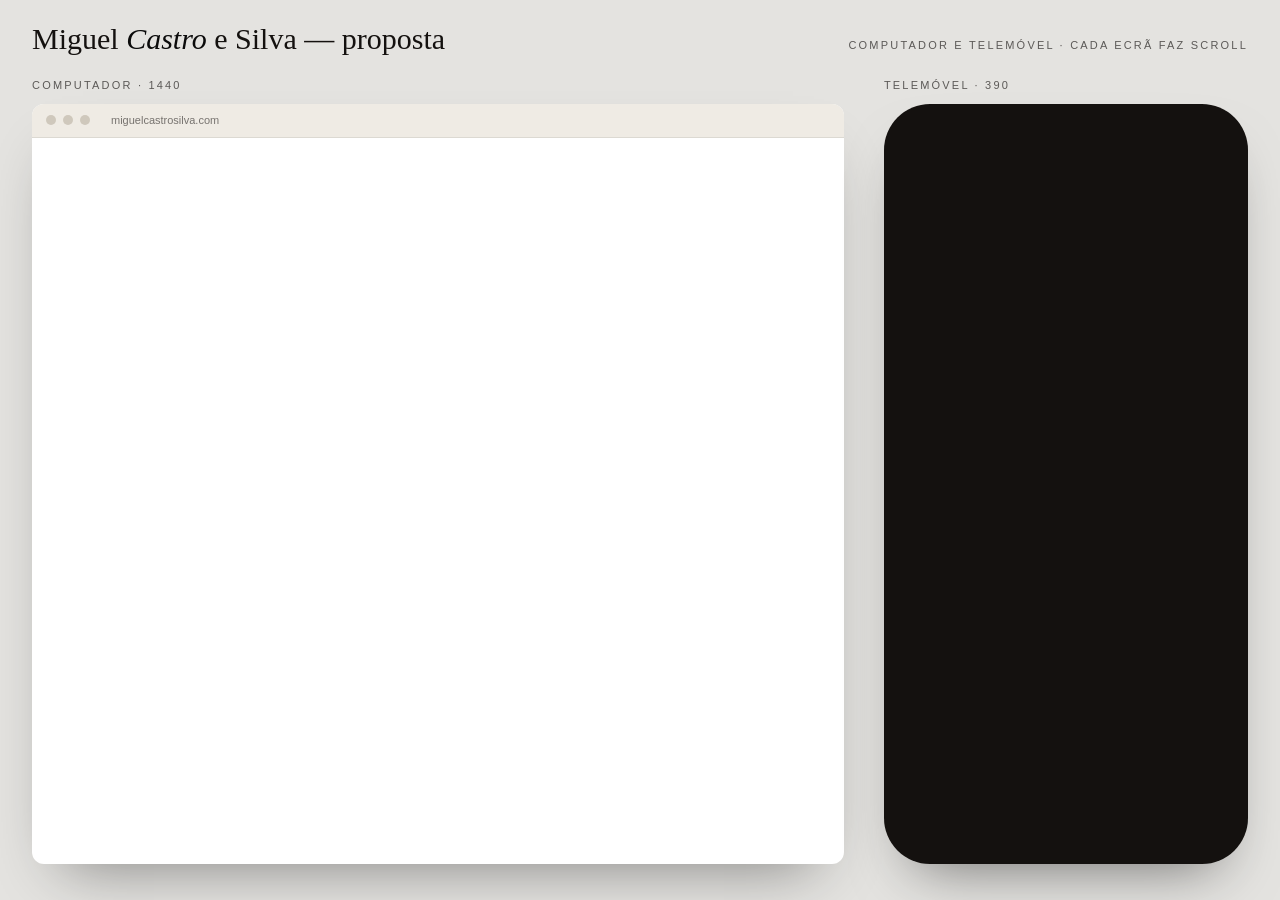
<file: index.html>
<!doctype html>
<html lang="pt-PT"><head><meta charset="utf-8"><title>Miguel Castro e Silva — Proposta de design</title><meta http-equiv="refresh" content="0; url=design-v6/apresentacao.html"></head><body><a href="design-v6/apresentacao.html">Abrir proposta</a></body></html>
</file>
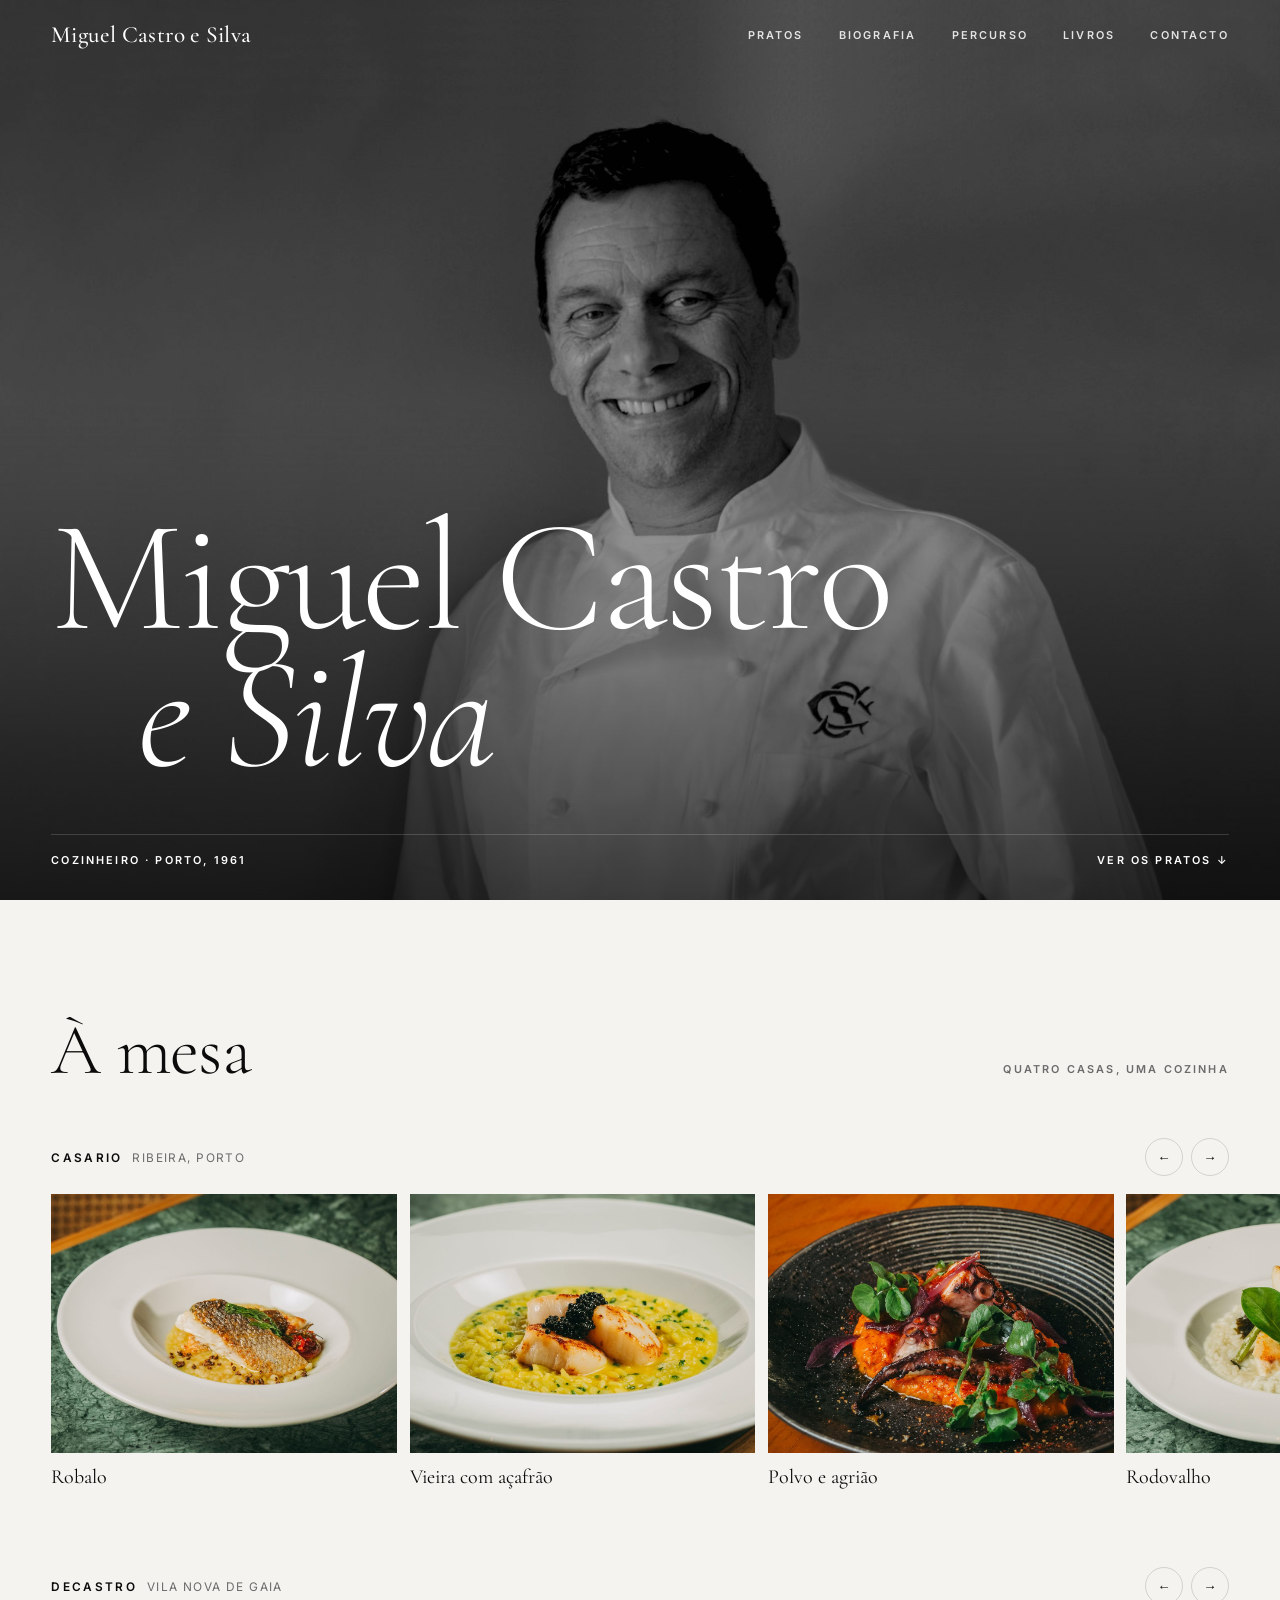
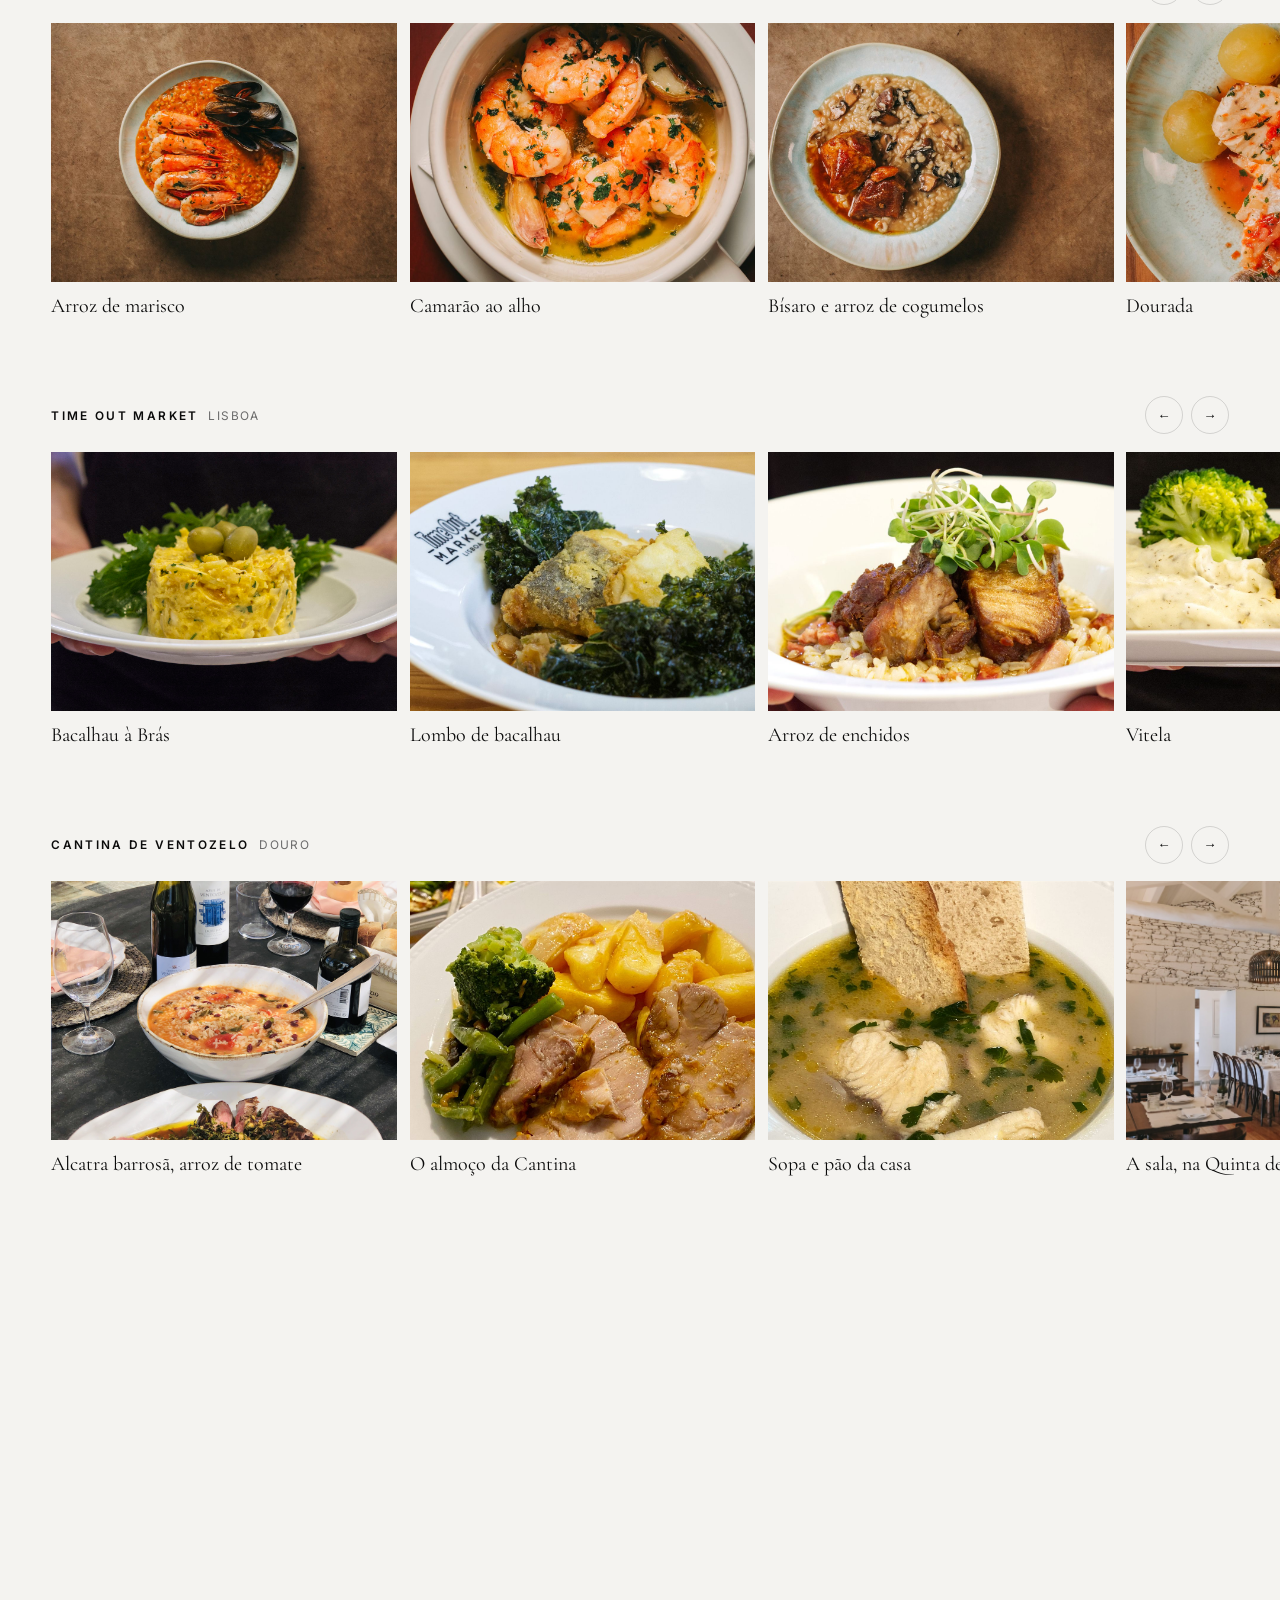
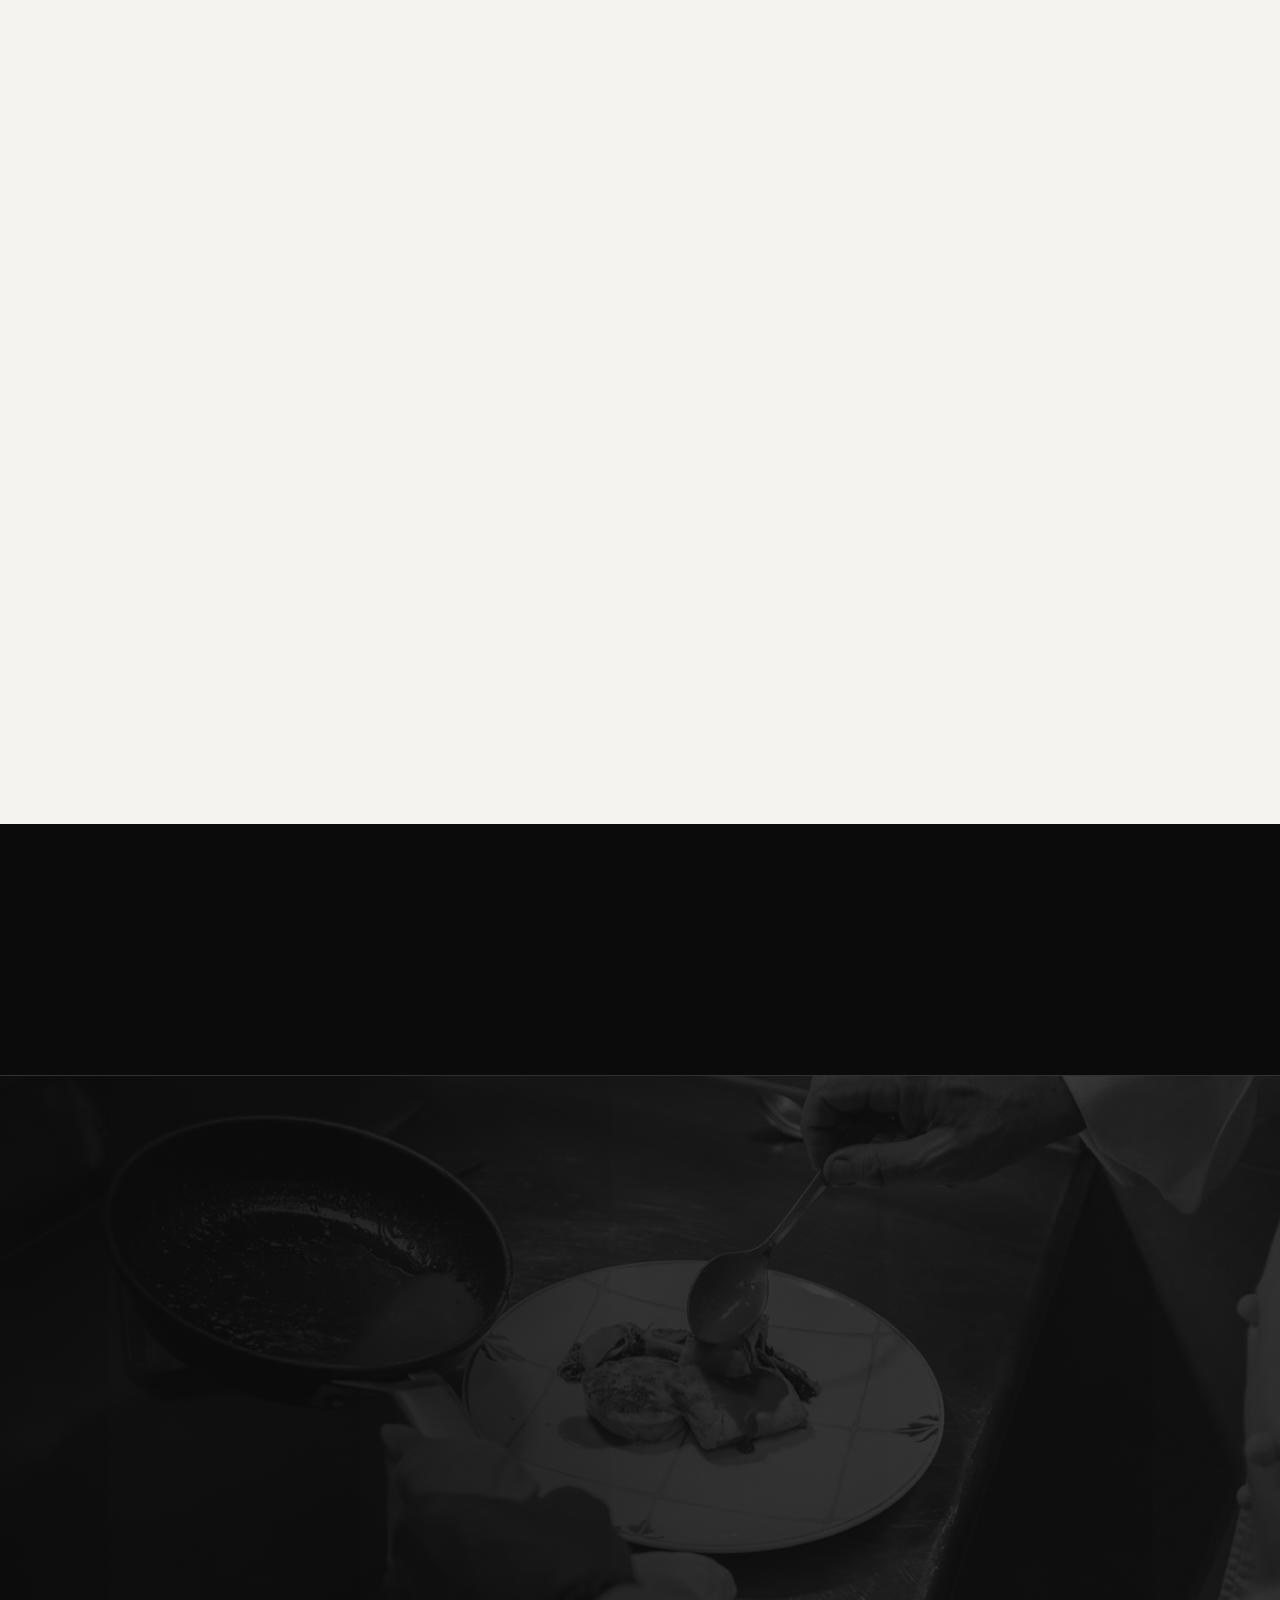
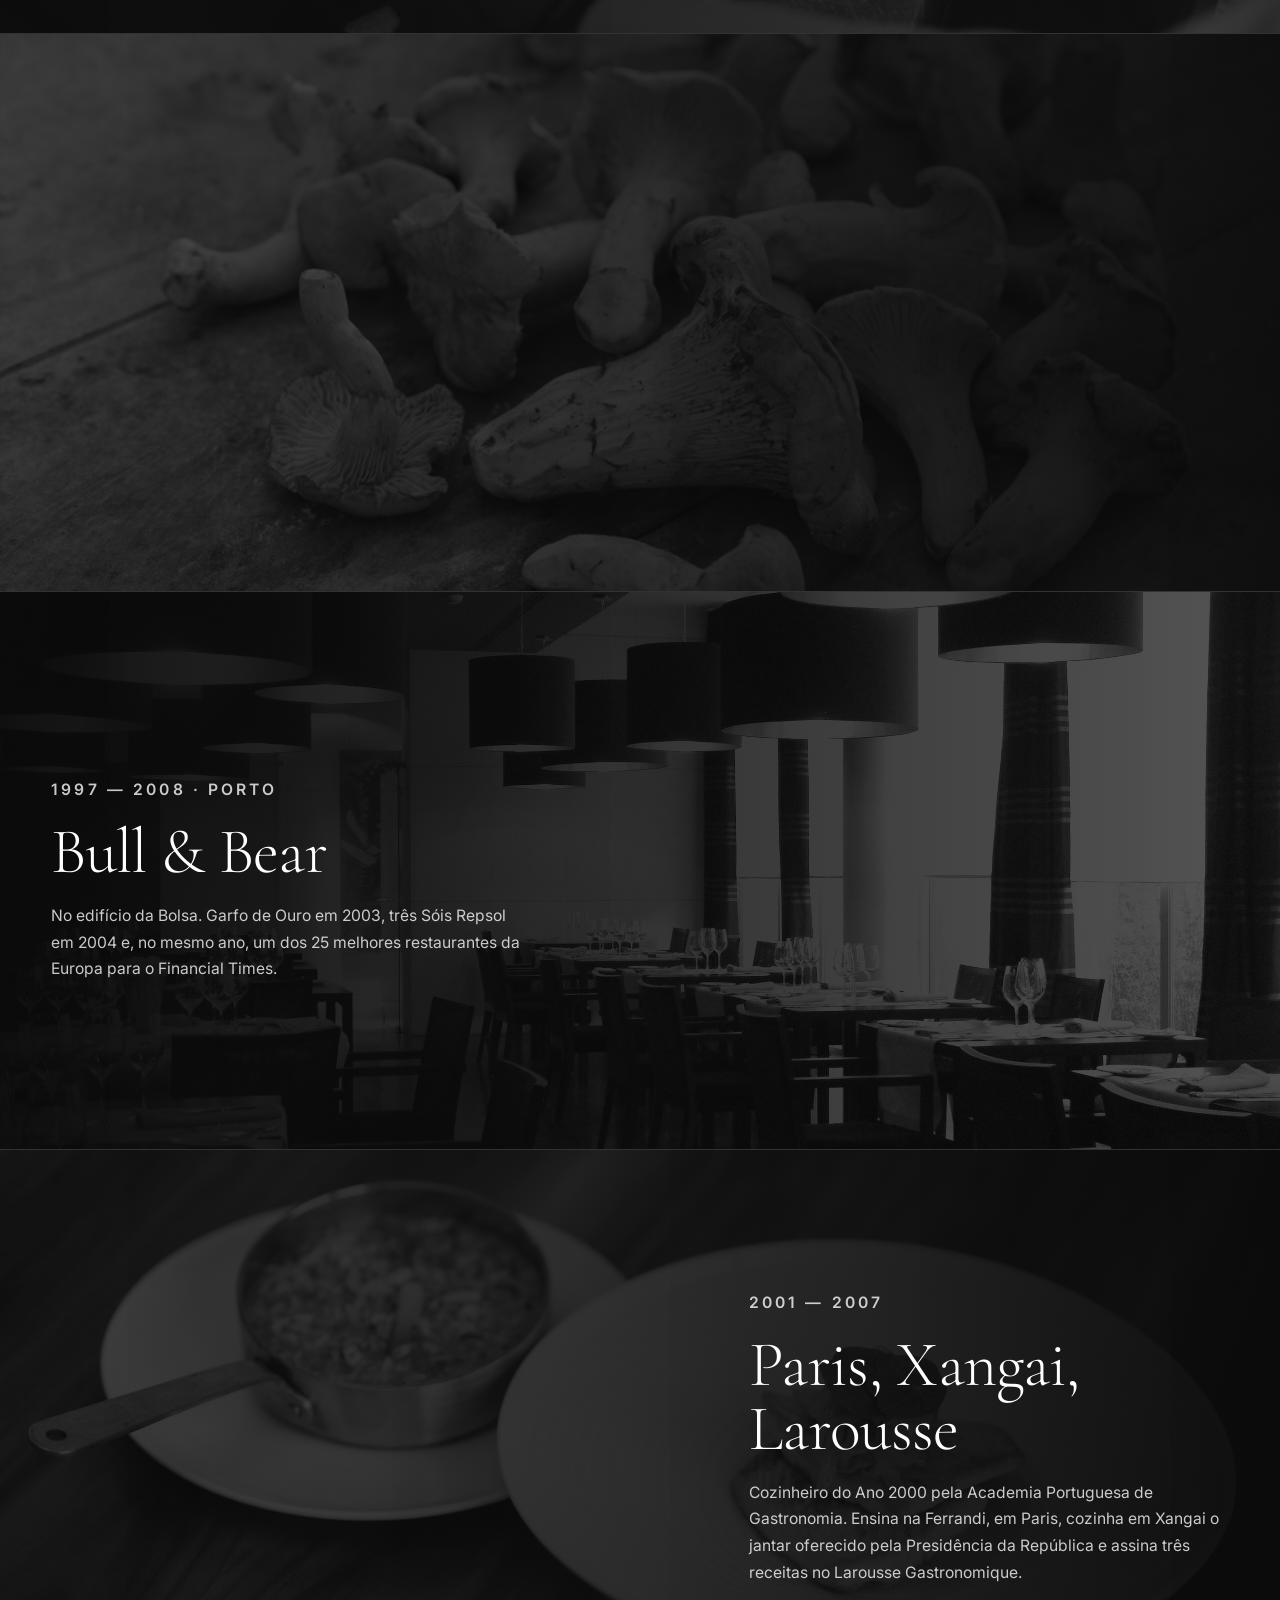
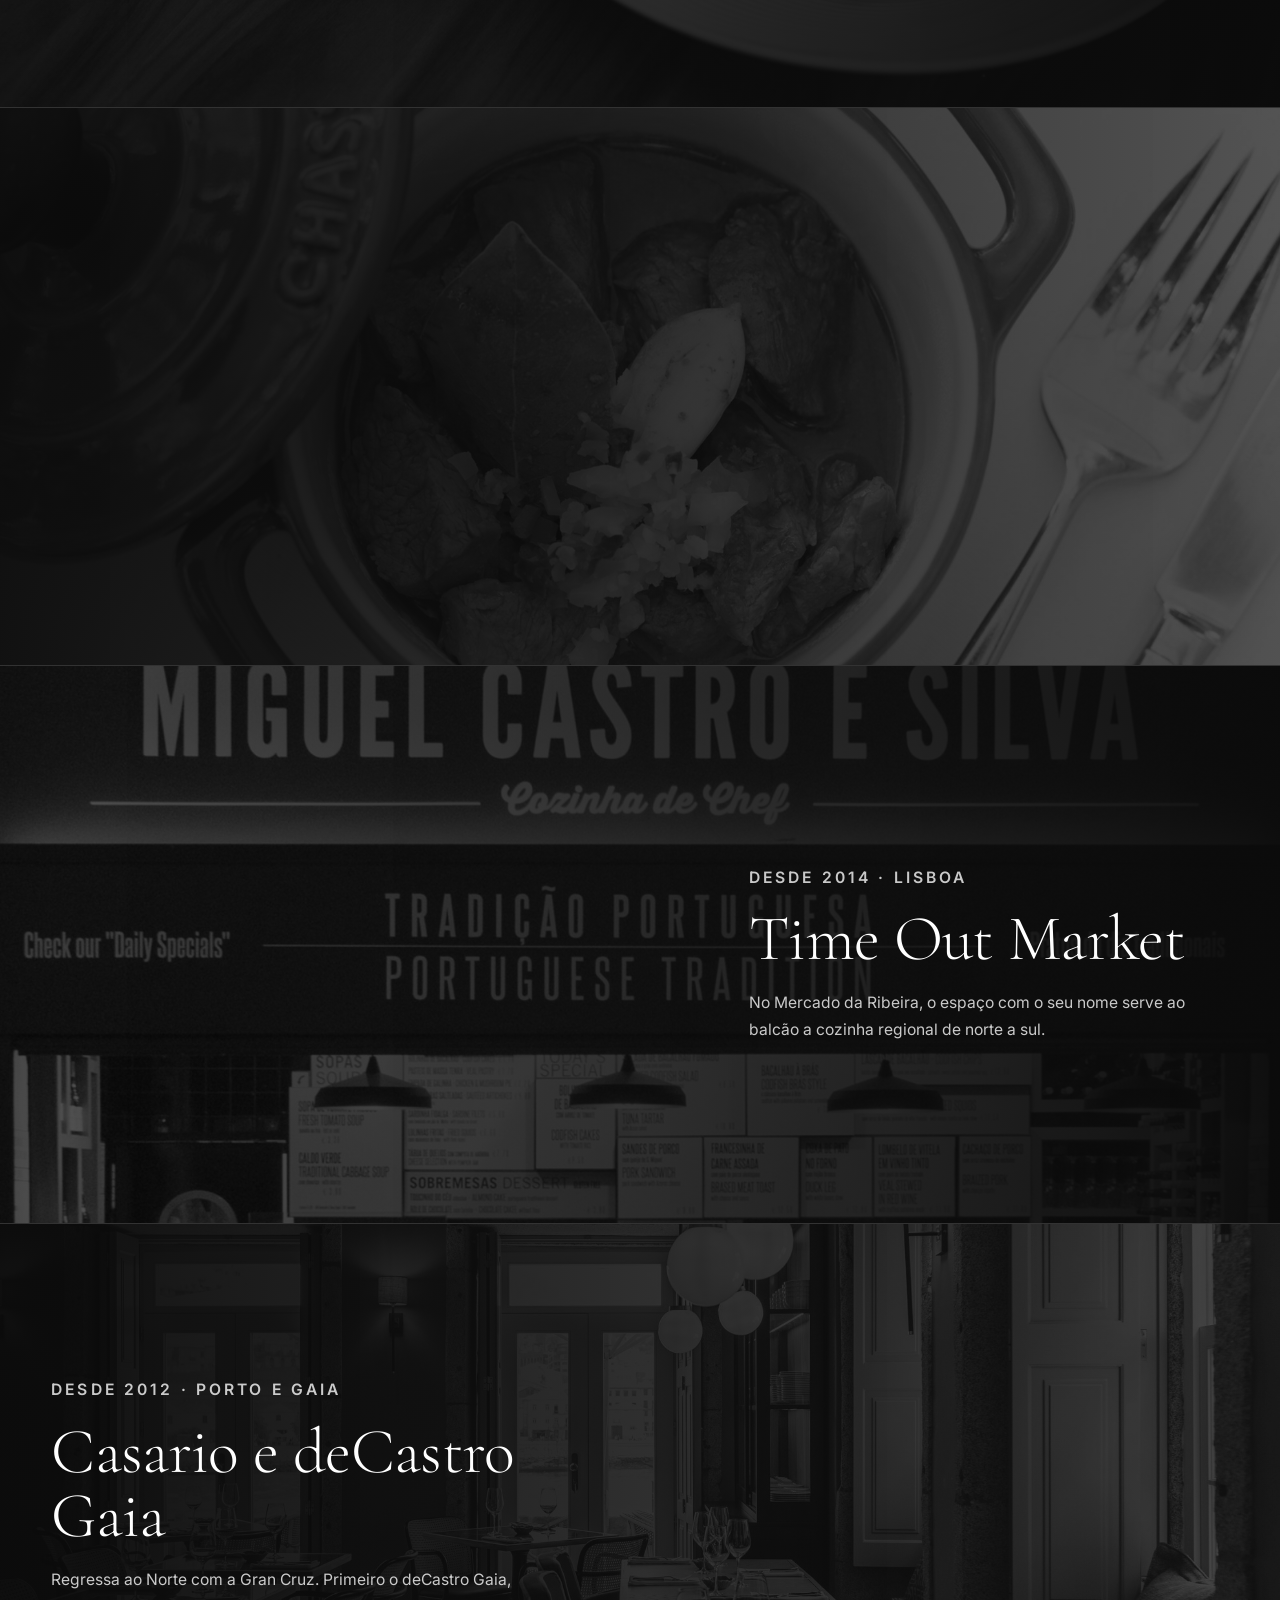
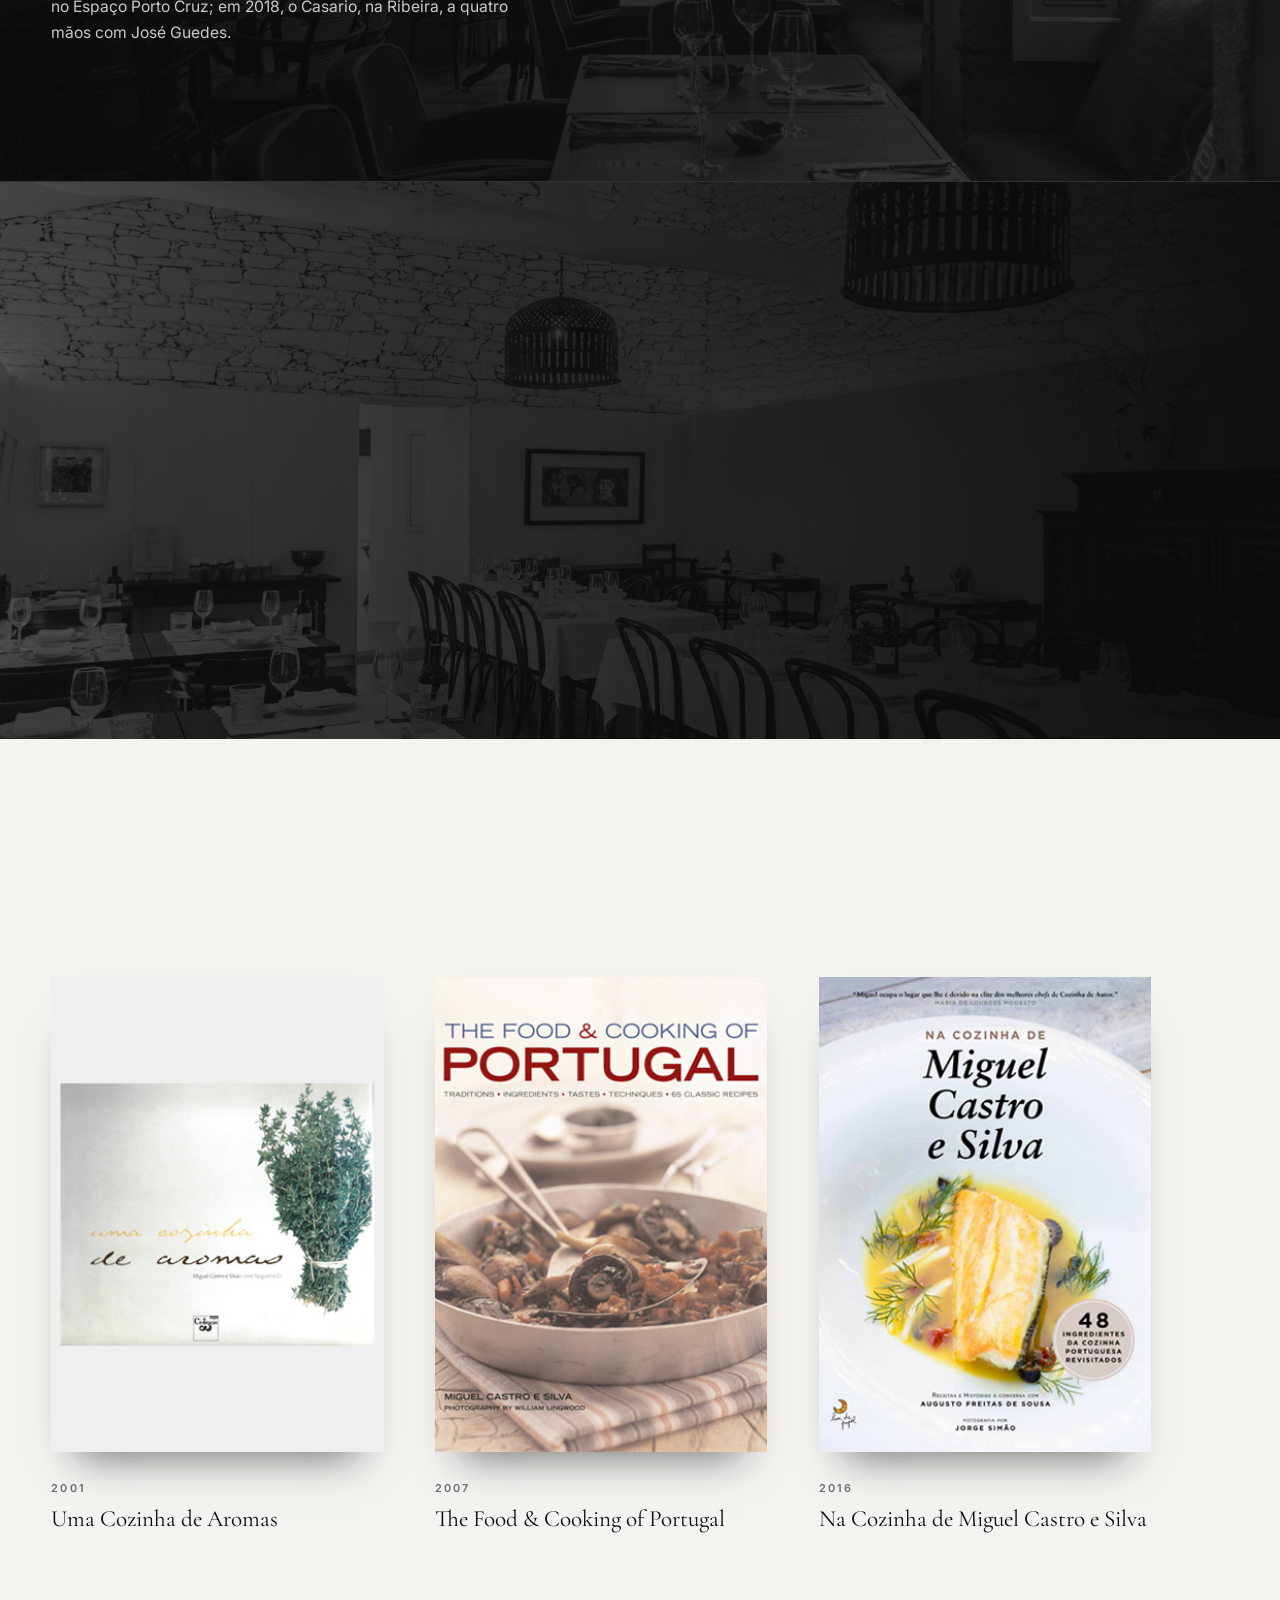
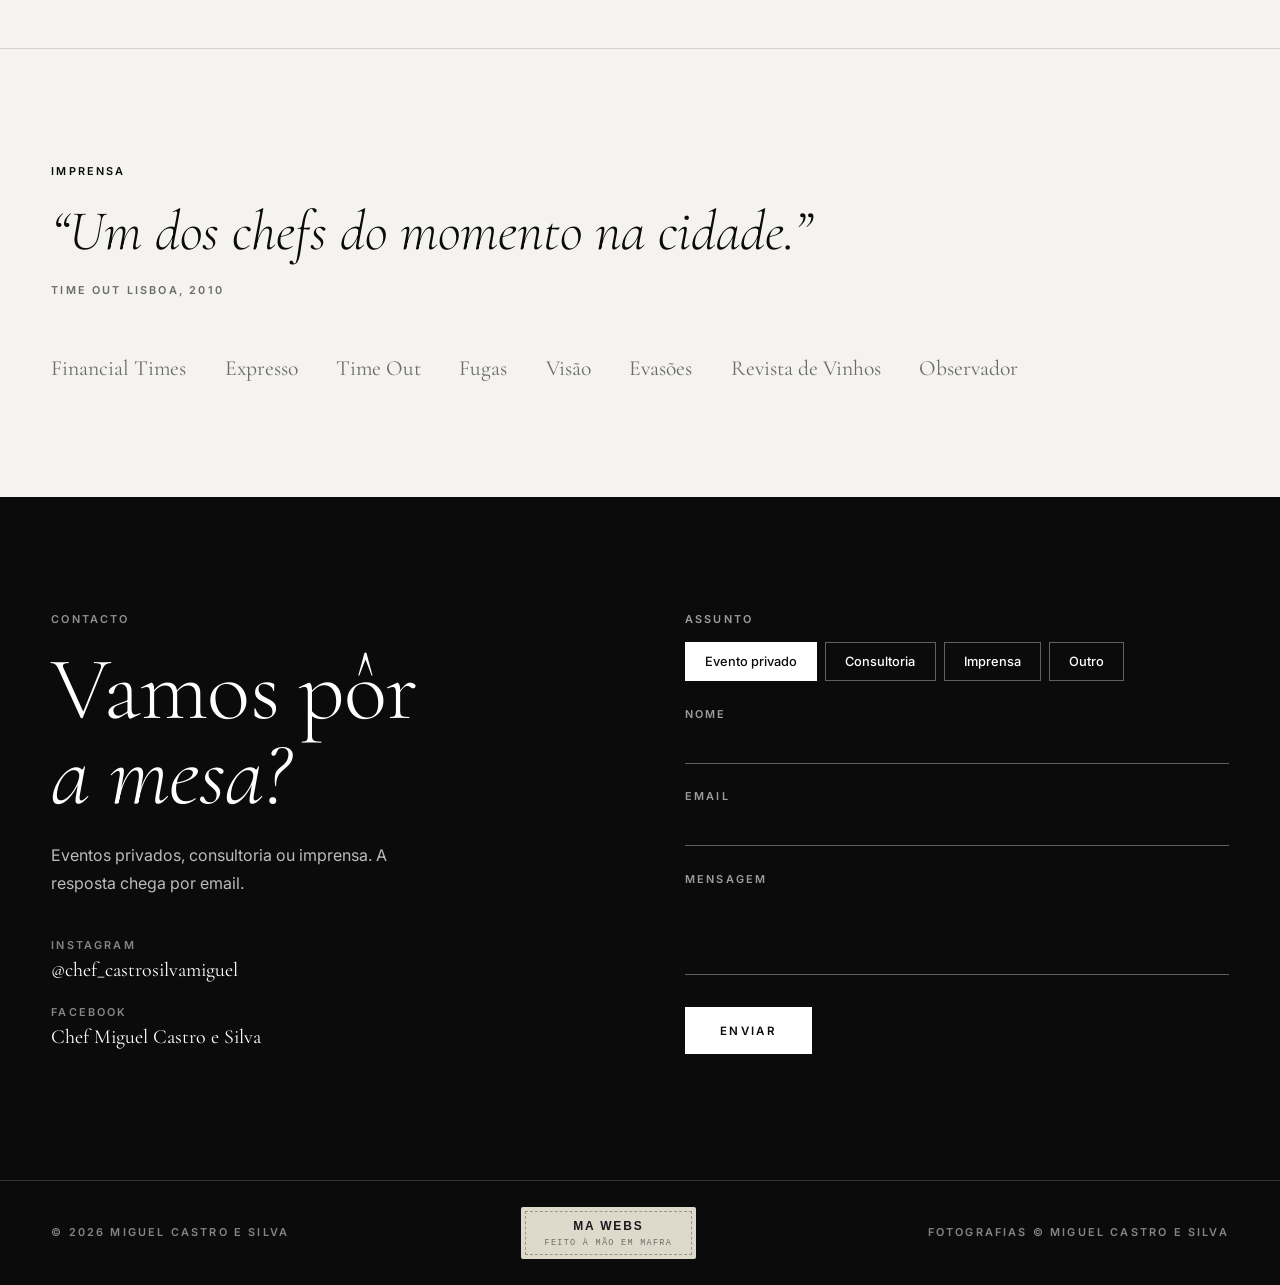
<file: design-v6/index.html>
<!DOCTYPE html>
<html lang="pt">
<head>
<meta charset="utf-8">
<meta name="viewport" content="width=device-width, initial-scale=1">
<title>Miguel Castro e Silva — Cozinheiro</title>
<meta name="description" content="Miguel Castro e Silva, cozinheiro. Porto, 1961. Casario, deCastro Gaia, Time Out Market e Cantina de Ventozelo.">
<link rel="icon" href="../assets/img/logo.png" type="image/png">
<link rel="preconnect" href="https://fonts.googleapis.com">
<link rel="preconnect" href="https://fonts.gstatic.com" crossorigin>
<link href="https://fonts.googleapis.com/css2?family=Cormorant+Garamond:ital,wght@0,300;0,400;0,500;1,300;1,400&family=Inter:wght@400;500;600&display=swap" rel="stylesheet">
<style>
/* Black and white. The only colour is in the food photos. */
:root {
  --black: #0B0B0B;
  --ash: #161616;
  --white: #FFFFFF;
  --paper: #F4F3F0;
  --gray: #6B6B6B;
  --line: rgba(11, 11, 11, .14);
  --line-w: rgba(255, 255, 255, .16);
  --serif: "Cormorant Garamond", Garamond, Georgia, serif;
  --sans: "Inter", Arial, sans-serif;
  --gut: clamp(1.25rem, 4vw, 4.5rem);
  --ease: cubic-bezier(.22, 1, .36, 1);
}

* { box-sizing: border-box; }
html { scroll-behavior: smooth; scroll-padding-top: 4.5rem; }
body { margin: 0; background: var(--paper); color: var(--black); font: 400 1rem/1.7 var(--sans); -webkit-font-smoothing: antialiased; }
img { display: block; max-width: 100%; }
a { color: inherit; text-decoration: none; }
h1, h2, h3, p, figure, blockquote { margin: 0; }
ul, ol { margin: 0; padding: 0; list-style: none; }
::selection { background: var(--black); color: var(--white); }

.cap { font: 600 .68rem/1.4 var(--sans); letter-spacing: .2em; text-transform: uppercase; }
.dim { color: var(--gray); }

/* ── barra ── */
.bar { position: fixed; top: 0; left: 0; right: 0; z-index: 20; display: flex; align-items: center; justify-content: space-between; gap: 2rem; height: 4.5rem; padding: 0 var(--gut); color: var(--white); transition: background .35s, color .35s, border-color .35s; border-bottom: 1px solid transparent; }
.bar.solid { background: var(--paper); color: var(--black); border-color: var(--line); }
.bar__mark { font: 500 1.45rem/1 var(--serif); letter-spacing: .01em; }
.bar__nav { display: flex; gap: 2.2rem; }
.bar__nav a { opacity: .85; transition: opacity .2s; }
.bar__nav a:hover { opacity: 1; }
.bar__burger { display: none; background: none; border: 0; padding: 0; color: inherit; font: 600 .68rem var(--sans); letter-spacing: .2em; text-transform: uppercase; cursor: pointer; }

/* ── início ── */
.hero { position: relative; height: 100vh; min-height: 560px; display: flex; flex-direction: column; justify-content: flex-end; padding: 0 var(--gut) 2rem; color: var(--white); background: var(--black); overflow: hidden; }
.hero__img { position: absolute; inset: 0; width: 100%; height: 100%; object-fit: cover; object-position: 50% 30%; filter: grayscale(1) contrast(1.05); opacity: .78; transform: scale(1.04); animation: settle 2.4s var(--ease) forwards; }
@keyframes settle { to { transform: none; } }
.hero::before { content: ""; position: absolute; inset: 0; z-index: 1; background: linear-gradient(to top, rgba(0,0,0,.7) 0%, rgba(0,0,0,.05) 55%); }
.hero > :not(.hero__img) { position: relative; z-index: 2; }
.hero h1 { font: 300 clamp(3.6rem, 12.4vw, 12rem)/.86 var(--serif); letter-spacing: -.02em; }
.hero h1 span { display: block; padding-left: .55em; font-style: italic; }
.hero__row { margin-top: clamp(2rem, 4vw, 3.5rem); padding-top: 1.1rem; border-top: 1px solid var(--line-w); display: flex; justify-content: space-between; gap: 1rem; }

/* ── títulos de secção ── */
.sec { padding: clamp(5rem, 9vw, 8rem) var(--gut); }
.sec__head { display: flex; justify-content: space-between; align-items: baseline; gap: 1.5rem; margin-bottom: clamp(2rem, 4vw, 3.2rem); }
.sec__title { font: 300 clamp(2.6rem, 5.6vw, 5rem)/1 var(--serif); letter-spacing: -.01em; }

/* ── pratos ── */
.dishes { padding-left: 0; padding-right: 0; }
.dishes .sec__head { padding: 0 var(--gut); }
.strip + .strip { margin-top: clamp(3rem, 5.5vw, 4.5rem); }
.strip__head { display: flex; justify-content: space-between; align-items: baseline; gap: 1rem; padding: 0 var(--gut); margin-bottom: 1.1rem; }
.strip__head h3 { font: 600 .74rem/1.3 var(--sans); letter-spacing: .2em; text-transform: uppercase; }
.strip__head h3 span { font-weight: 400; color: var(--gray); margin-left: .6rem; letter-spacing: .12em; }
.strip__nav { display: flex; gap: .5rem; }
.strip__nav button { width: 38px; height: 38px; border: 1px solid var(--line); border-radius: 50%; background: none; color: var(--black); cursor: pointer; display: grid; place-items: center; transition: background .2s, color .2s; }
.strip__nav button:hover { background: var(--black); color: var(--white); }
.track { display: flex; gap: clamp(.6rem, 1vw, 1rem); overflow-x: auto; scroll-snap-type: x mandatory; scroll-padding: 0 var(--gut); padding: 0 var(--gut) .5rem; scrollbar-width: none; }
.track::-webkit-scrollbar { display: none; }
.dish { flex: none; scroll-snap-align: start; width: clamp(240px, 27vw, 420px); cursor: zoom-in; }
.dish__img { overflow: hidden; background: #E6E4DF; }
.dish img { width: 100%; aspect-ratio: 4 / 3; object-fit: cover; transition: transform 1s var(--ease); }
.dish:hover img { transform: scale(1.035); }
.dish figcaption { margin-top: .75rem; font: 400 1.25rem/1.2 var(--serif); }

/* ── biografia ── */
.bio { display: grid; grid-template-columns: 4fr 8fr; gap: clamp(2rem, 6vw, 6rem); }
.bio__side { position: sticky; top: 7rem; align-self: start; }
.bio__side img { margin-top: 1.6rem; width: 100%; aspect-ratio: 4 / 5; object-fit: cover; filter: grayscale(1); }
.bio__side figcaption { margin-top: .7rem; }
.bio__lead { font: 300 clamp(2rem, 3.6vw, 3.3rem)/1.12 var(--serif); letter-spacing: -.005em; }
.bio__text { margin-top: clamp(2rem, 4vw, 3rem); columns: 2; column-gap: clamp(1.5rem, 3vw, 3rem); font-size: 1rem; line-height: 1.75; color: #2B2B2B; }
.bio__text p { break-inside: avoid; margin-bottom: 1.1rem; }
.bio__text p:first-child::first-letter { float: left; font: 400 4.2rem/.78 var(--serif); padding: .4rem .55rem 0 0; }
.facts { margin-top: clamp(2.5rem, 5vw, 4rem); display: grid; grid-template-columns: repeat(4, 1fr); border-top: 1px solid var(--black); }
.facts div { padding: 1.2rem 1rem 0 0; }
.facts b { display: block; font: 300 clamp(2.2rem, 3.4vw, 3.2rem)/1 var(--serif); }
.facts span { display: block; margin-top: .5rem; font-size: .8rem; line-height: 1.45; color: var(--gray); }

/* ── percurso: capítulos ── */
.chapters { background: var(--black); color: var(--white); }
.chapter { position: relative; min-height: 62vh; display: flex; align-items: center; padding: clamp(4rem, 8vw, 7rem) var(--gut); overflow: hidden; border-top: 1px solid var(--line-w); }
.chapter__bg { position: absolute; inset: 0; width: 100%; height: 100%; object-fit: cover; opacity: .38; filter: grayscale(1); }
.chapter::before { content: ""; position: absolute; inset: 0; z-index: 1; background: linear-gradient(90deg, rgba(11,11,11,.92) 0%, rgba(11,11,11,.55) 50%, rgba(11,11,11,.2) 100%); }
.chapter.r::before { background: linear-gradient(270deg, rgba(11,11,11,.92) 0%, rgba(11,11,11,.55) 50%, rgba(11,11,11,.2) 100%); }
.chapter.r { justify-content: flex-end; }
.chapter__in { position: relative; z-index: 2; max-width: 30rem; }
.chapter__when { color: rgba(255,255,255,.6); }
.chapter h3 { margin-top: 1rem; font: 300 clamp(2.4rem, 5vw, 4.4rem)/1 var(--serif); letter-spacing: -.01em; }
.chapter p { margin-top: 1.2rem; color: rgba(255,255,255,.78); font-size: .98rem; line-height: 1.7; }
.chapters__intro { padding: clamp(5rem, 9vw, 8rem) var(--gut) clamp(3rem, 5vw, 4rem); }
.chapters__intro .sec__title { color: var(--white); }

/* ── livros ── */
.books { display: grid; grid-template-columns: repeat(3, 1fr); gap: clamp(1.25rem, 4vw, 4rem); max-width: 1100px; }
.book img { width: 100%; box-shadow: 0 30px 40px -26px rgba(0,0,0,.55); }
.book figcaption { margin-top: 1.3rem; }
.book b { display: block; margin-top: .35rem; font: 400 1.45rem/1.15 var(--serif); }

/* ── imprensa ── */
.press { border-top: 1px solid var(--line); }
.press blockquote { max-width: 52rem; font: italic 300 clamp(2rem, 4.4vw, 3.8rem)/1.1 var(--serif); }
.press cite { display: block; margin-top: 1.2rem; font-style: normal; }
.press__list { margin-top: clamp(2.5rem, 5vw, 3.5rem); display: flex; flex-wrap: wrap; gap: .6rem 2.4rem; font: 400 1.35rem/1.3 var(--serif); color: var(--gray); }

/* ── contacto ── */
.contact { background: var(--black); color: var(--white); display: grid; grid-template-columns: 1fr 1fr; gap: clamp(3rem, 7vw, 7rem); }
.contact h2 { font: 300 clamp(3rem, 7vw, 6.4rem)/.95 var(--serif); letter-spacing: -.01em; }
.contact h2 em { font-weight: 300; }
.contact__note { margin-top: 1.6rem; max-width: 24rem; color: rgba(255,255,255,.72); }
.contact__meta { margin-top: 2.6rem; display: grid; gap: 1.4rem; }
.contact__meta dt { color: rgba(255,255,255,.5); }
.contact__meta dd { margin: .3rem 0 0; font: 400 1.25rem var(--serif); }
.opts { display: flex; flex-wrap: wrap; gap: .5rem; margin-top: .9rem; }
.opts button { padding: .7rem 1.2rem; border: 1px solid rgba(255,255,255,.35); background: none; color: var(--white); font: 500 .8rem var(--sans); cursor: pointer; transition: background .2s, color .2s; }
.opts button.on { background: var(--white); color: var(--black); border-color: var(--white); }
.field { display: block; margin-top: 1.6rem; color: rgba(255,255,255,.6); }
.field span { display: block; height: 2.6rem; border-bottom: 1px solid rgba(255,255,255,.35); }
.field span.area { height: 5.5rem; }
.send { margin-top: 2rem; padding: 1.05rem 2.2rem; border: 0; background: var(--white); color: var(--black); font: 600 .72rem var(--sans); letter-spacing: .2em; text-transform: uppercase; cursor: pointer; }

/* ── rodapé ── */
.foot { background: var(--black); color: rgba(255,255,255,.5); border-top: 1px solid var(--line-w); padding: 1.6rem var(--gut); display: flex; justify-content: space-between; align-items: center; gap: 1rem; flex-wrap: wrap; }
.etiqueta-mawebs { position: relative; display: inline-flex; flex-direction: column; align-items: center; gap: 2px; padding: 10px 24px; border-radius: 2px; background: #ded9cb; color: #1a1a1c; }
.etiqueta-mawebs::before { content: ""; position: absolute; inset: 4px; border: 1px dashed rgba(0,0,0,.3); }
.etiqueta-mawebs__nome { font: 800 12px/1.5 Arial, sans-serif; letter-spacing: .15em; }
.etiqueta-mawebs__local { font: 400 8.5px/1.5 Consolas, monospace; letter-spacing: .15em; color: rgba(0,0,0,.5); }

/* ── ampliar foto ── */
.lb { position: fixed; inset: 0; z-index: 50; background: #080808; display: flex; flex-direction: column; align-items: center; justify-content: center; padding: 4rem var(--gut) 2rem; opacity: 0; visibility: hidden; transition: opacity .3s, visibility .3s; }
.lb.open { opacity: 1; visibility: visible; }
.lb img { max-width: 100%; max-height: 78vh; object-fit: contain; }
.lb__cap { margin-top: 1.1rem; color: var(--white); text-align: center; }
.lb__cap b { display: block; font: 400 1.6rem var(--serif); }
.lb__cap span { color: rgba(255,255,255,.55); }
.lb button { position: absolute; background: none; border: 0; color: var(--white); cursor: pointer; padding: 1rem; }
.lb__x { top: .6rem; right: calc(var(--gut) - 1rem); font: 600 .68rem var(--sans); letter-spacing: .2em; text-transform: uppercase; }
.lb__p { left: calc(var(--gut) - 1rem); top: 50%; transform: translateY(-50%); }
.lb__n { right: calc(var(--gut) - 1rem); top: 50%; transform: translateY(-50%); }

/* ── menu do telemóvel ── */
.mnav { position: fixed; inset: 0; z-index: 40; background: var(--black); color: var(--white); display: flex; flex-direction: column; padding: 0 var(--gut) 2rem; opacity: 0; visibility: hidden; transition: opacity .3s, visibility .3s; }
.mnav.open { opacity: 1; visibility: visible; }
.mnav__top { display: flex; justify-content: space-between; align-items: center; height: 4.5rem; }
.mnav__top button { background: none; border: 0; color: inherit; font: 600 .68rem var(--sans); letter-spacing: .2em; text-transform: uppercase; cursor: pointer; }
.mnav nav { margin-top: 2rem; display: grid; }
.mnav nav a { padding: .8rem 0; border-bottom: 1px solid var(--line-w); font: 300 2.4rem/1.1 var(--serif); }
body.locked { overflow: hidden; }

/* entrada suave */
.rise { opacity: 0; transform: translateY(22px); transition: opacity 1s var(--ease), transform 1s var(--ease); }
.rise.in { opacity: 1; transform: none; }

@media (max-width: 900px) {
  .bar__nav { display: none; }
  .bar__burger { display: block; }
  .bio, .contact { grid-template-columns: 1fr; }
  .bio__side { position: static; }
  .bio__side img { aspect-ratio: 16 / 11; }
  .bio__text { columns: 1; }
  .facts { grid-template-columns: 1fr 1fr; row-gap: 1.6rem; }
  .chapter, .chapter.r { justify-content: flex-start; min-height: 0; padding-top: 9rem; padding-bottom: 3.5rem; align-items: flex-end; }
  .chapter::before, .chapter.r::before { background: linear-gradient(to top, rgba(11,11,11,.95) 0%, rgba(11,11,11,.5) 60%, rgba(11,11,11,.25) 100%); }
  .books { grid-template-columns: 1fr 1fr 1fr; gap: .9rem; }
  .book b { font-size: 1.05rem; }
}
@media (max-width: 600px) {
  .hero { height: 88vh; }
  .hero h1 span { padding-left: .3em; }
  .hero__row a { display: none; }
  .strip__nav { display: none; }
  .dish { width: 72vw; }
  .dish figcaption { font-size: 1.1rem; }
  .sec__head { flex-direction: column; gap: .6rem; }
  .press__list { font-size: 1.15rem; gap: .4rem 1.4rem; }
  .foot { flex-direction: column; text-align: center; }
  .lb__p, .lb__n { top: auto; bottom: 1rem; transform: none; }
}
@media (prefers-reduced-motion: reduce) {
  .hero__img { animation: none; transform: none; }
  .rise { opacity: 1; transform: none; transition: none; }
}
</style>
</head>
<body>

<header class="bar" id="bar">
  <a class="bar__mark" href="#top">Miguel Castro e Silva</a>
  <nav class="bar__nav cap">
    <a href="#pratos">Pratos</a>
    <a href="#biografia">Biografia</a>
    <a href="#percurso">Percurso</a>
    <a href="#livros">Livros</a>
    <a href="#contacto">Contacto</a>
  </nav>
  <button class="bar__burger" id="burger" type="button">Menu</button>
</header>

<div class="mnav" id="mnav">
  <div class="mnav__top"><span class="bar__mark">Miguel Castro e Silva</span><button type="button" id="mclose">Fechar</button></div>
  <nav>
    <a href="#pratos">Pratos</a>
    <a href="#biografia">Biografia</a>
    <a href="#percurso">Percurso</a>
    <a href="#livros">Livros</a>
    <a href="#imprensa">Imprensa</a>
    <a href="#contacto">Contacto</a>
  </nav>
</div>

<main id="top">

  <!-- Início -->
  <section class="hero">
    <img class="hero__img" src="../assets/img/MCS_site_base_home_2560x1400_pb-1980x1083.jpg" alt="Miguel Castro e Silva">
    <h1>Miguel Castro<span>e Silva</span></h1>
    <div class="hero__row cap">
      <span>Cozinheiro · Porto, 1961</span>
      <a href="#pratos">Ver os pratos ↓</a>
    </div>
  </section>

  <!-- Pratos -->
  <section class="sec dishes" id="pratos">
    <div class="sec__head"><h2 class="sec__title rise">À mesa</h2><p class="cap dim rise">Quatro casas, uma cozinha</p></div>

    <div class="strip" data-strip>
      <div class="strip__head"><h3>Casario<span>Ribeira, Porto</span></h3><div class="strip__nav"><button type="button" data-dir="-1" aria-label="Anterior">←</button><button type="button" data-dir="1" aria-label="Seguinte">→</button></div></div>
      <div class="track">
        <figure class="dish"><div class="dish__img"><img src="img/Casario_robalo.jpg" alt="" loading="lazy"></div><figcaption>Robalo</figcaption></figure>
        <figure class="dish"><div class="dish__img"><img src="img/Casario_vieira_acafrao.jpg" alt="" loading="lazy"></div><figcaption>Vieira com açafrão</figcaption></figure>
        <figure class="dish"><div class="dish__img"><img src="img/Casario_polvo_agriao.jpg" alt="" loading="lazy"></div><figcaption>Polvo e agrião</figcaption></figure>
        <figure class="dish"><div class="dish__img"><img src="img/Casario_rodovalho.jpg" alt="" loading="lazy"></div><figcaption>Rodovalho</figcaption></figure>
        <figure class="dish"><div class="dish__img"><img src="img/Casario_terrina_sapateira.jpg" alt="" loading="lazy"></div><figcaption>Terrina de sapateira</figcaption></figure>
        <figure class="dish"><div class="dish__img"><img src="img/Casario_novilho.jpg" alt="" loading="lazy"></div><figcaption>Novilho</figcaption></figure>
        <figure class="dish"><div class="dish__img"><img src="img/Casario_tartelete_choco.jpg" alt="" loading="lazy"></div><figcaption>Tartelete de chocolate</figcaption></figure>
      </div>
    </div>

    <div class="strip" data-strip>
      <div class="strip__head"><h3>deCastro<span>Vila Nova de Gaia</span></h3><div class="strip__nav"><button type="button" data-dir="-1" aria-label="Anterior">←</button><button type="button" data-dir="1" aria-label="Seguinte">→</button></div></div>
      <div class="track">
        <figure class="dish"><div class="dish__img"><img src="img/de_castro_arroz_marisco.jpg" alt="" loading="lazy"></div><figcaption>Arroz de marisco</figcaption></figure>
        <figure class="dish"><div class="dish__img"><img src="img/de_castro_camarao_alho.jpg" alt="" loading="lazy"></div><figcaption>Camarão ao alho</figcaption></figure>
        <figure class="dish"><div class="dish__img"><img src="img/de_castro_bisaro_arroz_cog.jpg" alt="" loading="lazy"></div><figcaption>Bísaro e arroz de cogumelos</figcaption></figure>
        <figure class="dish"><div class="dish__img"><img src="img/de_castro_dourada.jpg" alt="" loading="lazy"></div><figcaption>Dourada</figcaption></figure>
        <figure class="dish"><div class="dish__img"><img src="img/de_castro_feijao_tripas.jpg" alt="" loading="lazy"></div><figcaption>Feijão com tripas</figcaption></figure>
        <figure class="dish"><div class="dish__img"><img src="img/de_castro_raia.jpg" alt="" loading="lazy"></div><figcaption>Raia</figcaption></figure>
        <figure class="dish"><div class="dish__img"><img src="img/de_castro_morcela.jpg" alt="" loading="lazy"></div><figcaption>Morcela</figcaption></figure>
        <figure class="dish"><div class="dish__img"><img src="img/de_castro_pudim_alho_frances.jpg" alt="" loading="lazy"></div><figcaption>Pudim de alho-francês</figcaption></figure>
        <figure class="dish"><div class="dish__img"><img src="img/de_castro_tarte_queijo.jpg" alt="" loading="lazy"></div><figcaption>Tarte de queijo</figcaption></figure>
        <figure class="dish"><div class="dish__img"><img src="img/de_castro_bolo_choco.jpg" alt="" loading="lazy"></div><figcaption>Bolo de chocolate</figcaption></figure>
      </div>
    </div>

    <div class="strip" data-strip>
      <div class="strip__head"><h3>Time Out Market<span>Lisboa</span></h3><div class="strip__nav"><button type="button" data-dir="-1" aria-label="Anterior">←</button><button type="button" data-dir="1" aria-label="Seguinte">→</button></div></div>
      <div class="track">
        <figure class="dish"><div class="dish__img"><img src="img/2025_MCS_Mercado_Bacalhau_bras_peq.jpg" alt="" loading="lazy"></div><figcaption>Bacalhau à Brás</figcaption></figure>
        <figure class="dish"><div class="dish__img"><img src="img/MCS_Mercado_TO_2025_03_lombo_bacalhau.jpg" alt="" loading="lazy"></div><figcaption>Lombo de bacalhau</figcaption></figure>
        <figure class="dish"><div class="dish__img"><img src="img/MCS_Mercado_TO_2025_06_arroz_enchidos.jpg" alt="" loading="lazy"></div><figcaption>Arroz de enchidos</figcaption></figure>
        <figure class="dish"><div class="dish__img"><img src="img/MCS_Mercado_TO_2025_04_vitela.jpg" alt="" loading="lazy"></div><figcaption>Vitela</figcaption></figure>
        <figure class="dish"><div class="dish__img"><img src="img/MCS_Mercado_TO_2025_01_lula.jpg" alt="" loading="lazy"></div><figcaption>Lula</figcaption></figure>
        <figure class="dish"><div class="dish__img"><img src="img/MCS_Mercado_TO_2025_05_caldo_verde.jpg" alt="" loading="lazy"></div><figcaption>Caldo verde</figcaption></figure>
      </div>
    </div>

    <div class="strip" data-strip>
      <div class="strip__head"><h3>Cantina de Ventozelo<span>Douro</span></h3><div class="strip__nav"><button type="button" data-dir="-1" aria-label="Anterior">←</button><button type="button" data-dir="1" aria-label="Seguinte">→</button></div></div>
      <div class="track">
        <figure class="dish"><div class="dish__img"><img src="img/Cantina_Ventozelo_Almoco_Alcatra-Barosa-Arroz-Tomate.jpg" alt="" loading="lazy"></div><figcaption>Alcatra barrosã, arroz de tomate</figcaption></figure>
        <figure class="dish"><div class="dish__img"><img src="img/MCS_Cantina_007.jpg" alt="" loading="lazy"></div><figcaption>O almoço da Cantina</figcaption></figure>
        <figure class="dish"><div class="dish__img"><img src="img/MCS_Cantina_005.jpg" alt="" loading="lazy"></div><figcaption>Sopa e pão da casa</figcaption></figure>
        <figure class="dish"><div class="dish__img"><img src="../assets/img/Cantina_de_Ventozelo_02_2560x1400-1980x1083.jpg" alt="" loading="lazy"></div><figcaption>A sala, na Quinta de Ventozelo</figcaption></figure>
      </div>
    </div>
  </section>

  <!-- Biografia -->
  <section class="sec bio" id="biografia">
    <figure class="bio__side rise">
      <p class="cap">Biografia</p>
      <img src="../assets/img/MCS_imprensa-0x0.jpg" alt="Miguel Castro e Silva ao fogão">
      <figcaption class="cap dim">Porto, 1961</figcaption>
    </figure>
    <div>
      <p class="bio__lead rise">Chegou à cozinha depois da música, da biologia e da indústria têxtil. Nunca mais saiu dela.</p>
      <div class="bio__text rise">
        <p>Miguel Castro e Silva nasceu no Porto em 1961. Antes de cozinhar tocou piano, depois baixo, e trabalhou alguns anos como técnico de som. Foi estudar Biologia para a Alemanha, curso que deixou a meio, e pagou as contas com turnos em restaurantes. De regresso ao Porto, passou pela indústria têxtil como diretor de produto.</p>
        <p>Em 1992 mudou de vida e abriu o primeiro restaurante, numa quinta da Maia. Dois anos depois chegou à Foz com o Restaurante do Miguel e, em 1997, ao edifício da Bolsa, com o Bull &amp; Bear: Garfo de Ouro do Expresso, três Sóis Repsol e um lugar entre os 25 melhores restaurantes da Europa na lista do Financial Times.</p>
        <p>Foi dos primeiros a mexer no receituário português quando isso ainda soava a desrespeito, e dos primeiros no país a cozinhar a baixa temperatura. Publicou três livros, deu aulas na escola Ferrandi, em Paris, tem três receitas no Larousse Gastronomique e cozinhou por Portugal na China, em França, na Bélgica, na Hungria e no Brasil.</p>
        <p>Em 2009 mudou-se para Lisboa, onde abriu o deCastro e esteve à frente do Largo e do Less. Hoje a sua cozinha está no Casario, na Ribeira do Porto, no deCastro Gaia, no Time Out Market e na Cantina de Ventozelo, no Douro.</p>
      </div>
      <dl class="facts rise">
        <div><dt><b>1992</b></dt><dd><span>Primeiro restaurante, na Maia</span></dd></div>
        <div><dt><b>2000</b></dt><dd><span>Cozinheiro do Ano, Academia Portuguesa de Gastronomia</span></dd></div>
        <div><dt><b>2017</b></dt><dd><span>Prémio de carreira David Lopes Ramos, Revista de Vinhos</span></dd></div>
        <div><dt><b>3</b></dt><dd><span>Livros publicados</span></dd></div>
      </dl>
    </div>
  </section>

  <!-- Percurso -->
  <section class="chapters" id="percurso">
    <div class="chapters__intro"><h2 class="sec__title rise">Percurso</h2></div>

    <article class="chapter">
      <img class="chapter__bg" src="../assets/img/MCS_restaurantes_01-0x0.jpg" alt="" loading="lazy">
      <div class="chapter__in rise"><p class="cap chapter__when">1992 · Maia</p><h3>Quinta dos Vales</h3><p>O primeiro restaurante, numa quinta rústica nos arredores do Porto. A cozinha deixa de ser um biscate e passa a ser o ofício.</p></div>
    </article>
    <article class="chapter r">
      <img class="chapter__bg" src="../assets/img/MCS_site_livro_na_cozinha_1200x700-0x0.jpg" alt="" loading="lazy">
      <div class="chapter__in rise"><p class="cap chapter__when">1994 · Foz do Porto</p><h3>Restaurante do Miguel</h3><p>A revista Exame põe-no entre os doze melhores restaurantes do país. É ali que começam os jantares vínicos com Dirk Niepoort, Luís Pato e Ricardo Nicolau de Almeida.</p></div>
    </article>
    <article class="chapter">
      <img class="chapter__bg" src="../assets/img/BB_1280_01.jpg" alt="" loading="lazy">
      <div class="chapter__in rise"><p class="cap chapter__when">1997 — 2008 · Porto</p><h3>Bull &amp; Bear</h3><p>No edifício da Bolsa. Garfo de Ouro em 2003, três Sóis Repsol em 2004 e, no mesmo ano, um dos 25 melhores restaurantes da Europa para o Financial Times.</p></div>
    </article>
    <article class="chapter r">
      <img class="chapter__bg" src="../assets/img/MCS_Ideias_Soltas_2560x1400_01-1980x1083.jpg" alt="" loading="lazy">
      <div class="chapter__in rise"><p class="cap chapter__when">2001 — 2007</p><h3>Paris, Xangai, Larousse</h3><p>Cozinheiro do Ano 2000 pela Academia Portuguesa de Gastronomia. Ensina na Ferrandi, em Paris, cozinha em Xangai o jantar oferecido pela Presidência da República e assina três receitas no Larousse Gastronomique.</p></div>
    </article>
    <article class="chapter">
      <img class="chapter__bg" src="../assets/img/deCastro_01-1980x1083.jpg" alt="" loading="lazy">
      <div class="chapter__in rise"><p class="cap chapter__when">2009 — 2019 · Lisboa</p><h3>deCastro, Largo, Less</h3><p>Troca o Porto pela capital. Abre o deCastro, nas Avenidas Novas, dedicado aos petiscos, e dirige a cozinha do Largo, no Chiado, e do Less, no Príncipe Real.</p></div>
    </article>
    <article class="chapter r">
      <img class="chapter__bg" src="../assets/img/MerRib_10-1600x875.jpg" alt="" loading="lazy">
      <div class="chapter__in rise"><p class="cap chapter__when">Desde 2014 · Lisboa</p><h3>Time Out Market</h3><p>No Mercado da Ribeira, o espaço com o seu nome serve ao balcão a cozinha regional de norte a sul.</p></div>
    </article>
    <article class="chapter">
      <img class="chapter__bg" src="../assets/img/Casario_01_2560x1400-1980x1083.jpg" alt="" loading="lazy">
      <div class="chapter__in rise"><p class="cap chapter__when">Desde 2012 · Porto e Gaia</p><h3>Casario e deCastro Gaia</h3><p>Regressa ao Norte com a Gran Cruz. Primeiro o deCastro Gaia, no Espaço Porto Cruz; em 2018, o Casario, na Ribeira, a quatro mãos com José Guedes.</p></div>
    </article>
    <article class="chapter r">
      <img class="chapter__bg" src="../assets/img/Cantina_de_Ventozelo_02_2560x1400-1980x1083.jpg" alt="" loading="lazy">
      <div class="chapter__in rise"><p class="cap chapter__when">Desde 2019 · Douro</p><h3>Cantina de Ventozelo</h3><p>Na Quinta de Ventozelo, em São João da Pesqueira, recupera a cozinha da região, feita com o que está por perto.</p></div>
    </article>
  </section>

  <!-- Livros -->
  <section class="sec" id="livros">
    <div class="sec__head"><h2 class="sec__title rise">Livros</h2></div>
    <div class="books">
      <figure class="book rise"><img src="../assets/img/Livro_uma_cozinha_de_aromas_capa-1.jpg" alt="Uma Cozinha de Aromas"><figcaption><span class="cap dim">2001</span><b>Uma Cozinha de Aromas</b></figcaption></figure>
      <figure class="book rise"><img src="../assets/img/Livro_The_Food_and_cooking_Portugal_CAPA.jpg" alt="The Food &amp; Cooking of Portugal"><figcaption><span class="cap dim">2007</span><b>The Food &amp; Cooking of Portugal</b></figcaption></figure>
      <figure class="book rise"><img src="../assets/img/Livro_Na_cozinha_de_MCS_CAPA.jpg" alt="Na Cozinha de Miguel Castro e Silva"><figcaption><span class="cap dim">2016</span><b>Na Cozinha de Miguel Castro e Silva</b></figcaption></figure>
    </div>
  </section>

  <!-- Imprensa -->
  <section class="sec press" id="imprensa">
    <p class="cap rise">Imprensa</p>
    <blockquote class="rise" style="margin-top:1.4rem">“Um dos chefs do momento na cidade.”<cite class="cap dim">Time Out Lisboa, 2010</cite></blockquote>
    <ul class="press__list rise">
      <li>Financial Times</li><li>Expresso</li><li>Time Out</li><li>Fugas</li><li>Visão</li><li>Evasões</li><li>Revista de Vinhos</li><li>Observador</li>
    </ul>
  </section>

  <!-- Contacto -->
  <section class="sec contact" id="contacto">
    <div>
      <p class="cap" style="color:rgba(255,255,255,.55)">Contacto</p>
      <h2 style="margin-top:1.2rem">Vamos pôr<br><em>a mesa?</em></h2>
      <p class="contact__note">Eventos privados, consultoria ou imprensa. A resposta chega por email.</p>
      <dl class="contact__meta">
        <div><dt class="cap">Instagram</dt><dd>@chef_castrosilvamiguel</dd></div>
        <div><dt class="cap">Facebook</dt><dd>Chef Miguel Castro e Silva</dd></div>
      </dl>
    </div>
    <form onsubmit="return false">
      <p class="cap" style="color:rgba(255,255,255,.6)">Assunto</p>
      <div class="opts" data-group>
        <button type="button" class="on">Evento privado</button><button type="button">Consultoria</button><button type="button">Imprensa</button><button type="button">Outro</button>
      </div>
      <label class="field cap">Nome<span></span></label>
      <label class="field cap">Email<span></span></label>
      <label class="field cap">Mensagem<span class="area"></span></label>
      <button class="send" type="submit">Enviar</button>
    </form>
  </section>
</main>

<footer class="foot cap">
  <span>© 2026 Miguel Castro e Silva</span>
  <span class="etiqueta-mawebs"><span class="etiqueta-mawebs__nome">MA WEBS</span><span class="etiqueta-mawebs__local">FEITO À MÃO EM MAFRA</span></span>
  <span>Fotografias © Miguel Castro e Silva</span>
</footer>

<div class="lb" id="lb" aria-hidden="true">
  <button class="lb__x" type="button" id="lbx">Fechar ✕</button>
  <button class="lb__p" type="button" id="lbp" aria-label="Anterior">←</button>
  <img id="lbi" alt="">
  <div class="lb__cap"><b id="lbc"></b><span class="cap" id="lbh"></span></div>
  <button class="lb__n" type="button" id="lbn" aria-label="Seguinte">→</button>
</div>

<script>
  // bar: transparent over the hero, solid after it
  var bar = document.getElementById('bar'), hero = document.querySelector('.hero');
  function onScroll() { bar.classList.toggle('solid', scrollY > hero.offsetHeight - 80); }
  addEventListener('scroll', onScroll, { passive: true }); onScroll();

  // dish strips: arrows move one photo at a time
  document.querySelectorAll('[data-strip]').forEach(function (s) {
    var t = s.querySelector('.track');
    s.querySelectorAll('[data-dir]').forEach(function (b) {
      b.addEventListener('click', function () { var w = t.querySelector('.dish').offsetWidth + 16; t.scrollBy({ left: w * +b.dataset.dir, behavior: 'smooth' }); });
    });
  });

  // enlarge photo
  var dishes = [].slice.call(document.querySelectorAll('.dish')), cur = 0;
  var lb = document.getElementById('lb'), lbi = document.getElementById('lbi'), lbc = document.getElementById('lbc'), lbh = document.getElementById('lbh');
  function show(i) {
    cur = (i + dishes.length) % dishes.length;
    var d = dishes[cur], strip = d.closest('[data-strip]').querySelector('h3');
    lbi.src = d.querySelector('img').src; lbc.textContent = d.querySelector('figcaption').textContent;
    lbh.textContent = strip.childNodes[0].textContent + ' · ' + strip.querySelector('span').textContent;
  }
  function openLb(i) { show(i); lb.classList.add('open'); lb.setAttribute('aria-hidden', 'false'); document.body.classList.add('locked'); }
  function closeLb() { lb.classList.remove('open'); lb.setAttribute('aria-hidden', 'true'); document.body.classList.remove('locked'); }
  dishes.forEach(function (d, i) { d.addEventListener('click', function () { openLb(i); }); });
  document.getElementById('lbx').addEventListener('click', closeLb);
  document.getElementById('lbp').addEventListener('click', function () { show(cur - 1); });
  document.getElementById('lbn').addEventListener('click', function () { show(cur + 1); });
  lb.addEventListener('click', function (e) { if (e.target === lb) closeLb(); });
  addEventListener('keydown', function (e) {
    if (e.key === 'Escape') { closeLb(); closeMenu(); }
    if (lb.classList.contains('open') && e.key === 'ArrowRight') show(cur + 1);
    if (lb.classList.contains('open') && e.key === 'ArrowLeft') show(cur - 1);
  });

  // mobile menu
  var mnav = document.getElementById('mnav');
  function closeMenu() { mnav.classList.remove('open'); document.body.classList.remove('locked'); }
  document.getElementById('burger').addEventListener('click', function () { mnav.classList.add('open'); document.body.classList.add('locked'); });
  document.getElementById('mclose').addEventListener('click', closeMenu);
  mnav.querySelectorAll('a').forEach(function (a) { a.addEventListener('click', closeMenu); });

  // subject: one option at a time
  document.querySelectorAll('[data-group]').forEach(function (g) {
    g.addEventListener('click', function (e) { var b = e.target.closest('button'); if (!b) return; g.querySelectorAll('button').forEach(function (x) { x.classList.toggle('on', x === b); }); });
  });

  // soft entrance
  if ('IntersectionObserver' in window) {
    var io = new IntersectionObserver(function (es) { es.forEach(function (e) { if (e.isIntersecting) { e.target.classList.add('in'); io.unobserve(e.target); } }); }, { rootMargin: '0px 0px -8% 0px' });
    document.querySelectorAll('.rise').forEach(function (el) { io.observe(el); });
  } else { document.querySelectorAll('.rise').forEach(function (el) { el.classList.add('in'); }); }
</script>
</body>
</html>
</file>
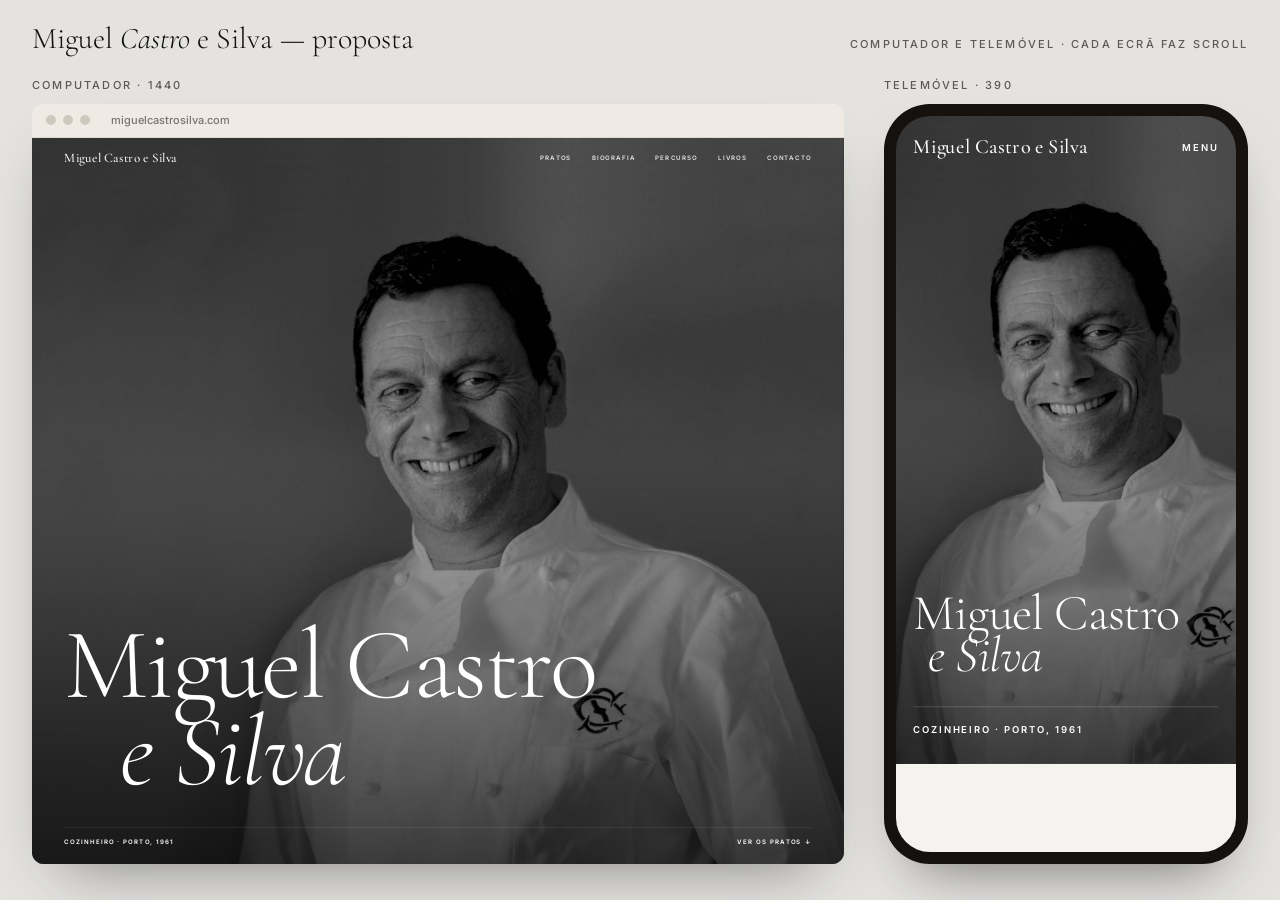
<file: design-v6/apresentacao.html>
<!DOCTYPE html>
<html lang="pt">
<head>
<meta charset="utf-8">
<meta name="viewport" content="width=device-width, initial-scale=1">
<title>Miguel Castro e Silva — Proposta de design</title>
<link href="https://fonts.googleapis.com/css2?family=Cormorant+Garamond:ital,wght@0,400;1,400&family=Inter:wght@500;600&display=swap" rel="stylesheet">
<style>
  :root { --bg: #E4E3E0; --ink: #14110F; --wine: #0B0B0B; }
  * { box-sizing: border-box; }
  body { margin: 0; background: var(--bg); color: var(--ink); font: 500 14px/1.5 "Inter", sans-serif; }
  header { display: flex; justify-content: space-between; align-items: baseline; gap: 1rem; flex-wrap: wrap; padding: 22px 32px 0; }
  h1 { margin: 0; font: 300 30px/1.1 "Cormorant Garamond", serif; }
  h1 em { color: var(--wine); }
  header p { margin: 0; font-size: 11px; letter-spacing: .2em; text-transform: uppercase; opacity: .65; }
  .stage { display: flex; gap: 40px; align-items: flex-start; justify-content: center; padding: 22px 32px 32px; }
  .dev { display: flex; flex-direction: column; gap: 10px; }
  .dev > span { font-size: 11px; letter-spacing: .2em; text-transform: uppercase; opacity: .65; }
  .browser { background: #fff; border-radius: 12px; overflow: hidden; box-shadow: 0 30px 60px -30px rgba(0,0,0,.45); }
  .browser__bar { height: 34px; display: flex; align-items: center; gap: 7px; padding: 0 14px; background: #EFEBE4; border-bottom: 1px solid rgba(0,0,0,.08); }
  .browser__bar i { width: 10px; height: 10px; border-radius: 50%; background: #CFC8BC; }
  .browser__bar b { margin-left: 14px; font-weight: 500; font-size: 11px; opacity: .55; }
  .scaler { overflow: hidden; }
  .scaler iframe { border: 0; display: block; transform-origin: 0 0; }
  .phone { padding: 12px; background: #14110F; border-radius: 46px; box-shadow: 0 30px 60px -30px rgba(0,0,0,.55); }
  .phone .scaler { border-radius: 34px; }
</style>
</head>
<body>
<header>
  <h1>Miguel <em>Castro</em> e Silva — proposta</h1>
  <p>Computador e telemóvel · cada ecrã faz scroll</p>
</header>
<div class="stage">
  <div class="dev">
    <span>Computador · 1440</span>
    <div class="browser">
      <div class="browser__bar"><i></i><i></i><i></i><b>miguelcastrosilva.com</b></div>
      <div class="scaler" id="dWrap"><iframe id="d" src="index.html" width="1440" title="Computador"></iframe></div>
    </div>
  </div>
  <div class="dev">
    <span>Telemóvel · 390</span>
    <div class="phone"><div class="scaler" id="mWrap"><iframe id="m" src="index.html" width="390" title="Telemóvel"></iframe></div></div>
  </div>
</div>
<script>
  function fit() {
    var h = Math.max(520, window.innerHeight - 140);
    var mScale = Math.min(1, (h - 24) / 844);
    var mW = 390 * mScale;
    var free = window.innerWidth - 64 - 40 - mW - 24;
    var dScale = Math.min(1, free / 1440);
    var dH = (h - 34) / dScale;
    var d = document.getElementById('d'), m = document.getElementById('m');
    d.style.height = dH + 'px'; d.style.transform = 'scale(' + dScale + ')';
    document.getElementById('dWrap').style.cssText = 'width:' + 1440 * dScale + 'px;height:' + (h - 34) + 'px';
    m.style.height = '844px'; m.style.transform = 'scale(' + mScale + ')';
    document.getElementById('mWrap').style.cssText = 'width:' + mW + 'px;height:' + 844 * mScale + 'px';
  }
  window.addEventListener('resize', fit); fit();
</script>
</body>
</html>
</file>
